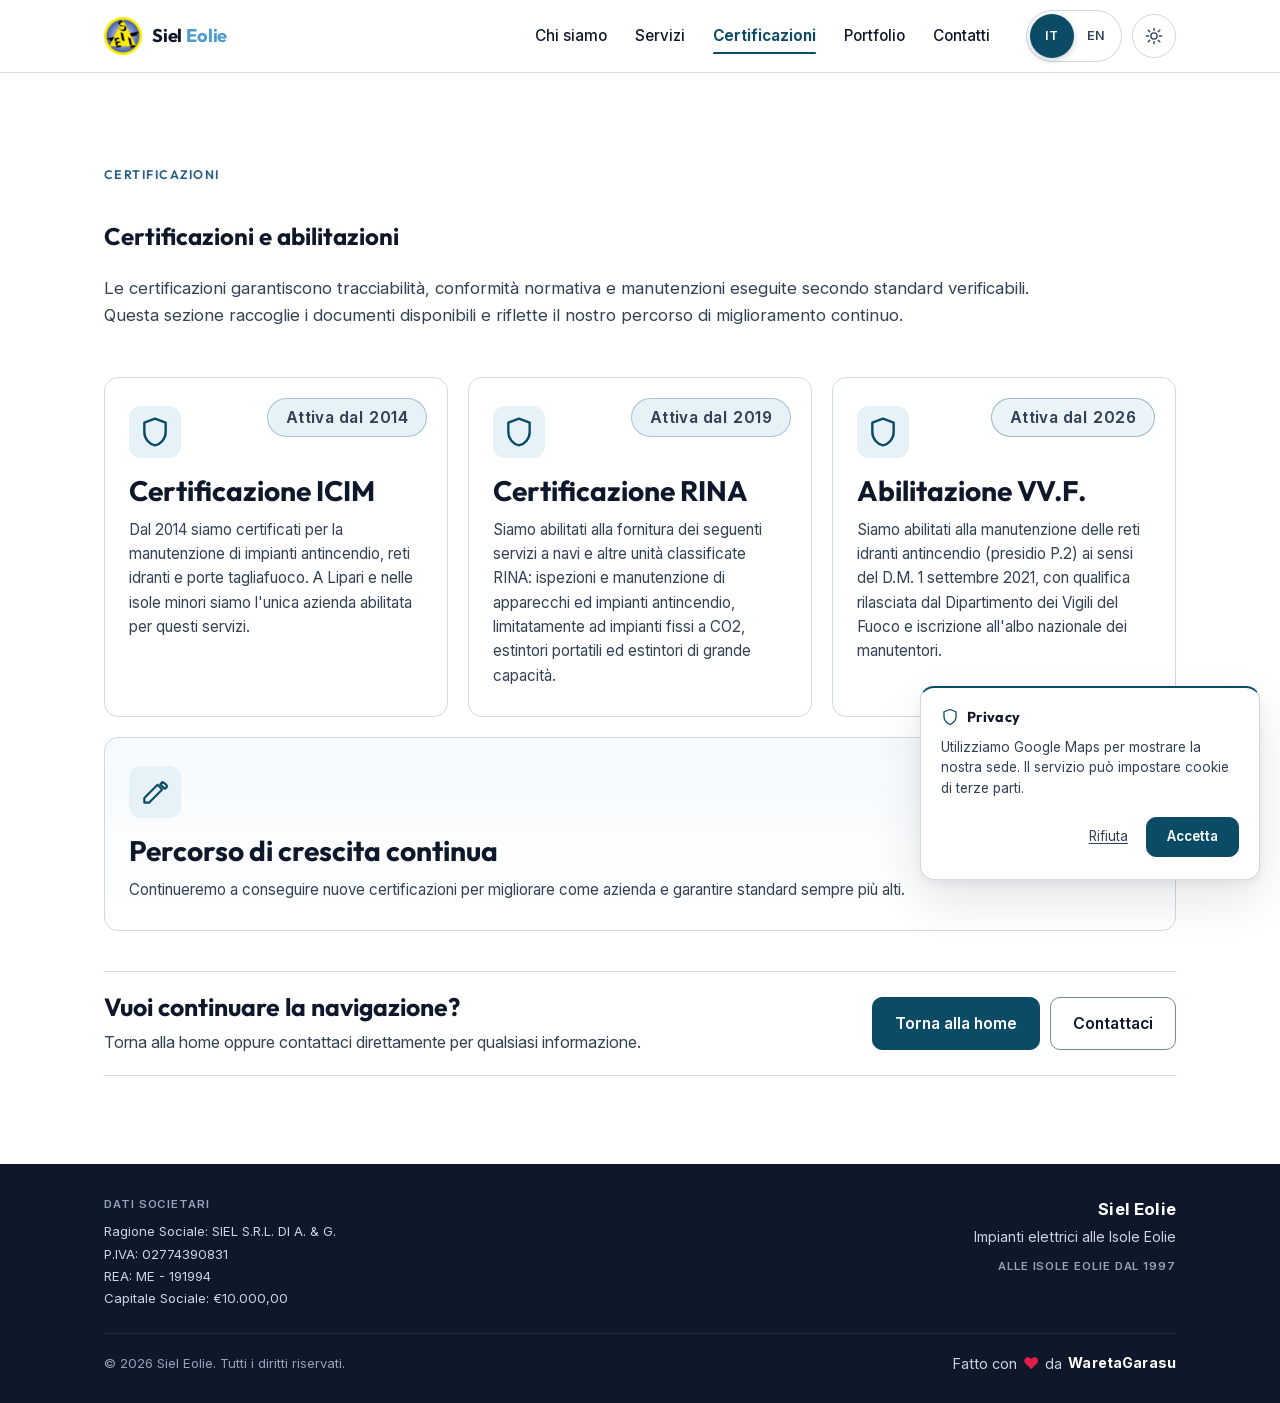
<file: certifications/index.html>
<!doctype html> <html lang="it"> <head> <meta charset="UTF-8"> <meta content="width=device-width,initial-scale=1" name="viewport"> <meta content="Certificazioni Siel Eolie: ICIM (antincendio, idranti, porte tagliafuoco dal 2014), RINA (navi) e abilitazione VV.F. per le reti idranti antincendio." name="description"> <meta content="#ffffff" name="theme-color"> <meta content="default" name="apple-mobile-web-app-status-bar-style"> <meta content="telephone=no" name="format-detection"> <meta content="Siel Eolie" name="apple-mobile-web-app-title"> <title data-i18n="cert.metaTitle">Certificazioni | Siel Eolie</title> <link href="https://sieleolie.com/certifications/" rel="canonical"> <meta content="website" property="og:type"> <meta content="https://sieleolie.com/certifications/" property="og:url"> <meta content="Certificazioni | Siel Eolie" property="og:title"> <meta content="Certificazioni Siel Eolie: ICIM (antincendio, idranti, porte tagliafuoco dal 2014), RINA (navi) e abilitazione VV.F. per le reti idranti antincendio." property="og:description"> <meta content="https://sieleolie.com/source/img/og-card.png" property="og:image"> <meta content="1200" property="og:image:width"> <meta content="630" property="og:image:height"> <meta content="summary_large_image" name="twitter:card"> <meta content="Certificazioni | Siel Eolie" name="twitter:title"> <meta content="Certificazioni Siel Eolie: ICIM (antincendio, idranti, porte tagliafuoco dal 2014), RINA (navi) e abilitazione VV.F. per le reti idranti antincendio." name="twitter:description"> <meta content="https://sieleolie.com/source/img/og-card.png" name="twitter:image"> <link href="/source/img/favicon.svg" rel="icon" type="image/svg+xml"> <link href="/source/img/favicon-32.png" rel="icon" type="image/png" sizes="32x32"> <link href="/source/img/favicon.ico" rel="icon"> <link href="/source/img/apple-touch-icon.png" rel="apple-touch-icon" sizes="180x180"> <link href="/source/site.webmanifest" rel="manifest"> <script>!function(){try{var t=localStorage.getItem("theme"),e=window.matchMedia&&window.matchMedia("(prefers-color-scheme: dark)").matches,a="light"===t||"dark"===t?t:e?"dark":"light";document.documentElement.setAttribute("data-theme",a)}catch(t){document.documentElement.setAttribute("data-theme","light")}}()</script> <link href="/source/fonts/inter-variable.woff2" rel="preload" type="font/woff2" as="font" crossorigin> <link href="/source/fonts/outfit-latin.woff2" rel="preload" type="font/woff2" as="font" crossorigin> <link href="/source/style.min.css" rel="stylesheet"> </head> <body> <a href="#mainContent" data-i18n="a11y.skipToMain" class="skip-link">Vai al contenuto principale</a> <header> <div class="container nav"> <a href="/" class="brand" aria-label="Siel Eolie, home"> <img alt="" aria-hidden="true" class="brand-mark" height="38" src="/source/img/favicon.svg" width="38"> <span class="brand-name">Siel <em>Eolie</em></span> </a> <button class="menu-toggle" aria-label="Apri menu" data-i18n-attr="aria-label:a11y.menuOpen" aria-controls="navLinks" aria-expanded="false"> <span class="menu-toggle-icon" aria-hidden="true"> <span></span> <span></span> <span></span> </span> </button> <nav aria-label="Navigazione principale" class="nav-links" id="navLinks"> <a href="/#chi-siamo" data-i18n="nav.about">Chi siamo</a> <a href="/#servizi" data-i18n="nav.services">Servizi</a> <a href="/certifications/" data-i18n="nav.certifications" aria-current="page">Certificazioni</a> <a href="/#portfolio" data-i18n="nav.portfolio">Portfolio</a> <a href="/#contatti" data-i18n="nav.contact">Contatti</a> <div class="nav-controls"> <div class="lang-toggle" role="group" aria-label="Lingua / Language"> <button class="active" type="button" aria-pressed="true" data-lang="it">IT</button> <button type="button" aria-pressed="false" data-lang="en">EN</button> </div> <button class="theme-toggle" type="button" id="themeToggle" aria-label="Cambia tema" data-i18n-attr="aria-label:a11y.themeToggle" aria-pressed="false"> <span class="theme-toggle-icon" aria-hidden="true"> <svg height="18" viewBox="0 0 24 24" width="18" focusable="false" class="icon-sun"> <circle cx="12" cy="12" fill="none" r="4.2" stroke="currentColor" stroke-width="1.8"/> <path d="M12 1.8v3M12 19.2v3M1.8 12h3M19.2 12h3M4.2 4.2l2.2 2.2M17.6 17.6l2.2 2.2M4.2 19.8l2.2-2.2M17.6 6.4l2.2-2.2" fill="none" stroke="currentColor" stroke-width="1.8" stroke-linecap="round"/> </svg> <svg height="18" viewBox="0 0 24 24" width="18" focusable="false" class="icon-moon"> <path d="M20.3 14.1A8.6 8.6 0 1 1 9.9 3.7a7 7 0 1 0 10.4 10.4z" fill="none" stroke="currentColor" stroke-width="1.8" stroke-linejoin="round"/> </svg> </span> <span data-i18n="theme.toggleLabel" class="sr-only">Cambia tema</span> </button> </div> </nav> </div> </header> <main id="mainContent"> <section class="section"> <div class="container"> <p class="eyebrow" data-i18n="cert.eyebrow">Certificazioni</p> <h1 data-i18n="cert.title">Certificazioni e abilitazioni</h1> <p class="cert-section-lead section-lead" data-i18n="cert.lead">Le certificazioni garantiscono tracciabilità, conformità normativa e manutenzioni eseguite secondo standard verificabili. Questa sezione raccoglie i documenti disponibili e riflette il nostro percorso di miglioramento continuo.</p> <div class="certifications-grid services-grid"> <article class="service-card cert-card"> <div class="service-icon" aria-hidden="true"> <svg height="32" viewBox="0 0 24 24" width="32" focusable="false" aria-hidden="true"><path d="M12 2 4 5v7c0 5 3.5 9 8 10 4.5-1 8-5 8-10V5l-8-3z" fill="none" stroke="currentColor" stroke-width="1.8" stroke-linejoin="round"/></svg> </div> <h2 data-i18n="cert.icim.title">Certificazione ICIM</h2> <p data-i18n="cert.icim.body">Dal 2014 siamo certificati per la manutenzione di impianti antincendio, reti idranti e porte tagliafuoco. A Lipari e nelle isole minori siamo l'unica azienda abilitata per questi servizi.</p> <p class="cert-active-badge"> <span data-i18n="cert.activeSince">Attiva dal</span> <time datetime="2014">2014</time> </p> </article> <article class="service-card cert-card"> <div class="service-icon" aria-hidden="true"> <svg height="32" viewBox="0 0 24 24" width="32" focusable="false" aria-hidden="true"><path d="M12 2 4 5v7c0 5 3.5 9 8 10 4.5-1 8-5 8-10V5l-8-3z" fill="none" stroke="currentColor" stroke-width="1.8" stroke-linejoin="round"/></svg> </div> <h2 data-i18n="cert.rina.title">Certificazione RINA</h2> <p data-i18n="cert.rina.body">Siamo abilitati alla fornitura dei seguenti servizi a navi e altre unità classificate RINA: ispezioni e manutenzione di apparecchi ed impianti antincendio, limitatamente ad impianti fissi a CO2, estintori portatili ed estintori di grande capacità.</p> <p class="cert-active-badge"> <span data-i18n="cert.activeSince">Attiva dal</span> <time datetime="2019">2019</time> </p> </article> <article class="service-card cert-card"> <div class="service-icon" aria-hidden="true"> <svg height="32" viewBox="0 0 24 24" width="32" focusable="false" aria-hidden="true"><path d="M12 2 4 5v7c0 5 3.5 9 8 10 4.5-1 8-5 8-10V5l-8-3z" fill="none" stroke="currentColor" stroke-width="1.8" stroke-linejoin="round"/></svg> </div> <h2 data-i18n="cert.vvf.title">Abilitazione VV.F.</h2> <p data-i18n="cert.vvf.body">Siamo abilitati alla manutenzione delle reti idranti antincendio (presidio P.2) ai sensi del D.M. 1 settembre 2021, con qualifica rilasciata dal Dipartimento dei Vigili del Fuoco e iscrizione all'albo nazionale dei manutentori.</p> <p class="cert-active-badge cert-active-badge-prominent"> <span data-i18n="cert.activeSince">Attiva dal</span> <time datetime="2026">2026</time> </p> </article> <article class="service-card cert-growth-card"> <div class="service-icon" aria-hidden="true"> <svg height="32" viewBox="0 0 24 24" width="32" focusable="false" aria-hidden="true"><path d="M4 16.5V20h3.5l9.9-9.9-3.5-3.5L4 16.5zm13.6-11.2a1 1 0 0 1 1.4 0l1.7 1.7a1 1 0 0 1 0 1.4l-1.2 1.2-3.5-3.5 1.6-1.6z" fill="none" stroke="currentColor" stroke-width="1.6" stroke-linejoin="round"/></svg> </div> <h2 data-i18n="cert.more.title">Percorso di crescita continua</h2> <p data-i18n="cert.more.body">Continueremo a conseguire nuove certificazioni per migliorare come azienda e garantire standard sempre più alti.</p> </article> </div> <div class="cert-page-actions" aria-labelledby="certActionsTitle"> <div class="cert-page-actions-text"> <h2 data-i18n="cert.quickActionsTitle" id="certActionsTitle">Vuoi continuare la navigazione?</h2> <p class="cert-page-actions-body" data-i18n="cert.quickActionsBody">Torna alla home oppure contattaci direttamente per qualsiasi informazione.</p> </div> <div class="cert-page-actions-buttons"> <a href="/" data-i18n="cert.ctaHome" class="btn btn-primary">Torna alla home</a> <a href="/#contatti" data-i18n="cert.ctaContact" class="btn btn-secondary">Contattaci</a> </div> </div> </div> </section> </main> <footer> <div class="container footer-content"> <div class="footer-top"> <div class="footer-legal"> <p class="footer-legal-title" data-i18n="footer.legalTitle">Dati societari</p> <p class="footer-legal-item" data-i18n="footer.legalCompany">Ragione Sociale: SIEL S.R.L. DI A. & G.</p> <p class="footer-legal-item" data-i18n="footer.legalVat">P.IVA: 02774390831</p> <p class="footer-legal-item" data-i18n="footer.legalRea">REA: ME - 191994</p> <p class="footer-legal-item" data-i18n="footer.legalCapital">Capitale Sociale: €10.000,00</p> </div> <div class="footer-brand"> <p class="footer-brand-name"><strong data-i18n="brand.name">Siel Eolie</strong></p> <p class="footer-brand-tagline" data-i18n="footer.tagline">Impianti elettrici alle Isole Eolie</p> <p class="footer-brand-since" data-i18n="footer.since">Alle Isole Eolie dal 1997</p> </div> </div> <div class="footer-bottom"> <div class="footer-copy"> © <span id="year"></span> <span data-i18n="brand.name">Siel Eolie</span>. <span data-i18n="footer.rights">Tutti i diritti riservati.</span> </div> <div class="footer-signature"> <span data-i18n="footer.built">Fatto con</span> <span class="heart" aria-hidden="true">❤️</span> <span data-i18n="footer.builtBy">da</span> <a href="https://waretagarasu.com" class="signature-link" aria-label="WaretaGarasu, portfolio" rel="noopener author" target="_blank"><strong class="signature">WaretaGarasu</strong></a> </div> </div> </div> </footer> <button class="to-top" type="button" id="toTop" aria-label="Torna su" data-i18n-attr="aria-label:a11y.toTop" hidden> <svg height="20" viewBox="0 0 24 24" width="20" focusable="false" aria-hidden="true"> <path d="M12 5l-7 7h4v7h6v-7h4z" fill="currentColor"/> </svg> </button> <div class="cookie-banner" aria-labelledby="cookieBannerTitle" hidden id="cookieBanner" role="region"> <div class="cookie-header"> <svg height="18" viewBox="0 0 24 24" width="18" aria-hidden="true" class="cookie-icon" fill="none" stroke="currentColor" stroke-linecap="round" stroke-linejoin="round" stroke-width="1.75"><path d="M12 22s8-4 8-10V5l-8-3-8 3v7c0 6 8 10 8 10z"/></svg> <span data-i18n="cookie.title" class="cookie-title" id="cookieBannerTitle">Privacy</span> </div> <p class="cookie-text" data-i18n="cookie.text">Utilizziamo Google Maps per mostrare la nostra sede. Il servizio può impostare cookie di terze parti.</p> <div class="cookie-actions"> <button class="cookie-decline" type="button" id="cookieDecline" data-i18n="cookie.decline">Rifiuta</button> <button class="btn btn-primary" type="button" id="cookieAccept" data-i18n="cookie.accept">Accetta</button> </div> </div> <script src="/source/script.min.js"></script> </body> </html>
</file>
<file: source/style.min.css>
@font-face{font-family:"Inter";font-style:normal;font-weight:100 900;font-display:swap;src:url("fonts/inter-variable.woff2") format("woff2")}@font-face{font-family:"Inter";font-style:italic;font-weight:100 900;font-display:swap;src:url("fonts/inter-variable-italic.woff2") format("woff2")}@font-face{font-family:"Outfit";font-style:normal;font-weight:100 900;font-display:swap;src:url("fonts/outfit-latin-ext.woff2") format("woff2");unicode-range:U+0100-02BA,U+02BD-02C5,U+02C7-02CC,U+02CE-02D7,U+02DD-02FF,U+0304,U+0308,U+0329,U+1D00-1DBF,U+1E00-1E9F,U+1EF2-1EFF,U+2020,U+20A0-20AB,U+20AD-20C0,U+2113,U+2C60-2C7F,U+A720-A7FF}@font-face{font-family:"Outfit";font-style:normal;font-weight:100 900;font-display:swap;src:url("fonts/outfit-latin.woff2") format("woff2");unicode-range:U+0000-00FF,U+0131,U+0152-0153,U+02BB-02BC,U+02C6,U+02DA,U+02DC,U+0304,U+0308,U+0329,U+2000-206F,U+20AC,U+2122,U+2191,U+2193,U+2212,U+2215,U+FEFF,U+FFFD}:root{--primary:#0b4b66;--primary-hover:#083a52;--primary-soft:#e6f2f7;--accent:#4f9dcf;--accent-hover:#3a82b4;--accent-soft:#e6f1f9;--bg:#fff;--bg-soft:#f4f8fb;--text:#0f172a;--text-muted:#334155;--border:#cfd8e3;--border-interactive:#75899a;--success:#16a34a;--shadow:0 1px 2px rgba(15,23,42,0.04),0 8px 24px rgba(15,23,42,0.06);--shadow-lg:0 4px 12px rgba(15,23,42,0.06),0 20px 48px rgba(15,23,42,0.10);--radius:14px;--radius-sm:8px;--max-width:1120px;--header-h:72px;--header-bg:#fff;--on-primary:#fff;--on-accent:#fff;--on-dark-subtle:rgba(255,255,255,0.86);--eyebrow-color:#255f86;--footer-bg:var(--text);--footer-text:#cbd5e1;--footer-text-muted:#94a3b8;--footer-text-bright:#fff;--footer-border:rgba(255,255,255,0.08);--font-sans:"Inter",-apple-system,BlinkMacSystemFont,"Segoe UI",Roboto,"Helvetica Neue",Arial,sans-serif;--font-display:"Outfit","Inter",-apple-system,BlinkMacSystemFont,"Segoe UI",sans-serif}[data-theme="dark"]{--primary:#69b3df;--primary-hover:#85c2e7;--primary-soft:#122938;--accent:#8dc8ed;--accent-hover:#a0d4f1;--accent-soft:#163347;--bg:#0f172a;--bg-soft:#111c31;--text:#e2e8f0;--text-muted:#b7c3d6;--border:#2a3950;--border-interactive:#5a7285;--shadow:0 1px 2px rgba(0,0,0,0.25),0 8px 24px rgba(0,0,0,0.32);--shadow-lg:0 4px 12px rgba(0,0,0,0.35),0 20px 48px rgba(0,0,0,0.42);--header-bg:#0f172a;--on-primary:#0b1a2b;--on-accent:#0b1a2b;--on-dark-subtle:rgba(230,242,251,0.9);--eyebrow-color:#95d1f0;--footer-bg:#020617;--footer-text:#94a3b8;--footer-text-muted:#7a89a0;--footer-text-bright:#e2e8f0;--footer-border:rgba(255,255,255,0.06)}*,*::before,*::after{box-sizing:border-box}html{scroll-behavior:smooth;scroll-padding-top:var(--header-h);-webkit-text-size-adjust:100%}body{margin:0;min-height:100vh;display:flex;flex-direction:column;font-family:var(--font-sans);font-size:16px;line-height:1.6;color:var(--text);background:var(--bg)}.skip-link{position:absolute;left:12px;top:0;transform:translateY(-140%);z-index:120;padding:10px 14px;border-radius:8px;background:var(--primary);color:var(--on-primary);font-weight:600;text-decoration:none}.skip-link:focus-visible{top:12px;transform:none;outline:0;box-shadow:0 0 0 3px color-mix(in srgb,var(--accent) 35%,transparent)}main{flex:1}h1,h2,h3,h4,h5,h6,.brand,.eyebrow,.not-found .code{font-family:var(--font-display)}img{max-width:100%;height:auto;display:block}a{color:var(--primary);text-decoration:none}a:hover,a:focus-visible{color:var(--primary-hover);text-decoration:underline}button{font:inherit;cursor:pointer}a,button,.btn,input,select,textarea{-webkit-tap-highlight-color:transparent}:focus-visible{outline:2px solid var(--primary);outline-offset:2px;border-radius:4px}.container{width:100%;max-width:var(--max-width);margin:0 auto;padding:0 24px}.section{padding:88px 0}.section-soft{background:var(--bg-soft)}.section h2{font-size:clamp(1.7rem,3vw,2.3rem);line-height:1.2;margin:0 0 16px;color:var(--text)}.section-lead{max-width:720px;font-size:1.05rem;color:var(--text-muted);margin:0 0 48px}.eyebrow{display:inline-block;text-transform:uppercase;letter-spacing:.12em;font-size:.78rem;font-weight:600;color:var(--eyebrow-color);margin:0 0 12px}.noscript-banner{background:#fef3c7;color:#78350f;border-bottom:1px solid #fde68a;padding:12px 24px;font-size:.9rem;text-align:center;line-height:1.5}.noscript-banner a{color:#78350f;font-weight:600;text-decoration:underline}[data-theme="dark"] .noscript-banner{background:#292524;color:#fde68a;border-bottom-color:#44403c}[data-theme="dark"] .noscript-banner a{color:#fde68a}header{position:sticky;top:0;z-index:50;border-bottom:1px solid var(--border);background:var(--header-bg);overflow:hidden}header::before{content:none}.nav{display:flex;align-items:center;justify-content:space-between;height:var(--header-h);gap:16px}.brand{display:inline-flex;align-items:center;gap:10px;font-weight:700;font-size:1.15rem;color:var(--text);text-decoration:none;letter-spacing:-.01em}.brand:hover{text-decoration:none;color:var(--text)}.brand-mark{display:inline-block;width:38px;height:38px;object-fit:contain;flex-shrink:0}.brand-name em{font-style:normal;color:var(--accent);font-weight:700}.nav-links{display:flex;align-items:center;gap:28px}.nav-links a{color:var(--text);font-weight:500;font-size:.95rem;padding:6px 0;position:relative}.nav-links a:hover,.nav-links a:focus-visible{color:var(--primary);text-decoration:none}.nav-links a[aria-current]{color:var(--primary);font-weight:650}.nav-links a[aria-current]::after{content:"";position:absolute;left:0;right:0;bottom:0;height:2px;border-radius:2px;background:var(--primary)}.nav-controls{display:inline-flex;align-items:center;gap:10px;margin-left:8px}.lang-toggle{position:relative;display:inline-flex;border:1px solid var(--border);border-radius:999px;padding:3px;background:var(--bg);transition:border-color 220ms ease,box-shadow 260ms ease,background-color 220ms ease}.lang-toggle::before{content:"";position:absolute;top:3px;left:3px;width:calc(50% - 3px);height:calc(100% - 6px);border-radius:999px;background:var(--primary);box-shadow:0 2px 6px rgba(15,23,42,0.22);transform:translateX(0);transition:transform 420ms cubic-bezier(0.16,1,0.3,1),background-color 260ms ease}.lang-toggle[data-active-lang="en"]::before{transform:translateX(100%)}.lang-toggle button{position:relative;z-index:1;border:0;background:transparent;color:var(--text-muted);font-weight:600;font-size:.78rem;padding:5px 12px;min-height:44px;min-width:44px;border-radius:999px;letter-spacing:.04em;transition:color 320ms ease,transform 240ms cubic-bezier(0.2,0.9,0.3,1)}.lang-toggle button.active{color:var(--on-primary);animation:langTogglePop 420ms cubic-bezier(0.16,1,0.3,1)}.lang-toggle button:not(.active):hover,.lang-toggle button:not(.active):focus-visible{color:var(--primary);transform:translateY(-1px) scale(1.03)}.lang-toggle button:active{transform:translateY(0)}.lang-toggle:focus-within{border-color:var(--primary);box-shadow:0 0 0 3px color-mix(in srgb,var(--accent) 24%,transparent)}@keyframes langTogglePop{0%{transform:scale(0.93)}60%{transform:scale(1.06)}100%{transform:scale(1)}}.theme-toggle{position:relative;display:inline-flex;align-items:center;justify-content:center;border:1px solid var(--border);background:var(--bg);color:var(--text-muted);border-radius:999px;width:44px;height:44px;min-height:44px;padding:0;box-shadow:inset 0 0 0 1px rgba(255,255,255,0.04);transition:border-color 180ms ease,color 180ms ease,background-color 180ms ease,box-shadow 220ms ease}.theme-toggle-icon{position:relative;display:grid;place-items:center;width:18px;height:18px}.theme-toggle-icon svg{position:absolute;top:50%;left:50%;transform-origin:50% 50%;transition:opacity 420ms ease,transform 560ms cubic-bezier(0.16,1,0.3,1)}.theme-toggle .icon-sun{opacity:1;transform:translate(-50%,-50%) rotate(0) scale(1)}.theme-toggle .icon-moon{opacity:0;transform:translate(-50%,-50%) rotate(-56deg) scale(0.62)}[data-theme="dark"] .theme-toggle .icon-sun{opacity:0;transform:translate(-50%,-50%) rotate(56deg) scale(0.62)}[data-theme="dark"] .theme-toggle .icon-moon{opacity:1;transform:translate(-50%,-50%) rotate(0) scale(1)}.theme-toggle:hover,.theme-toggle:focus-visible{background:var(--primary-soft);color:var(--primary);border-color:var(--primary);box-shadow:0 0 0 3px color-mix(in srgb,var(--accent) 24%,transparent)}.theme-toggle:focus-visible{outline:0}.sr-only{position:absolute;width:1px;height:1px;padding:0;margin:-1px;overflow:hidden;clip:rect(0,0,0,0);white-space:nowrap;border:0}.menu-toggle{display:none;align-items:center;justify-content:center;width:44px;height:44px;border:1px solid var(--border);background:var(--bg);border-radius:10px;padding:0;color:var(--text);cursor:pointer;transition:background-color 140ms ease,border-color 140ms ease}.menu-toggle:hover,.menu-toggle:focus-visible{background:var(--primary-soft);border-color:var(--primary);color:var(--primary)}.menu-toggle-icon{position:relative;display:block;width:22px;height:16px}.menu-toggle-icon span{position:absolute;left:0;right:0;height:2px;background:currentColor;border-radius:2px;transform-origin:50% 50%;transition:top 200ms cubic-bezier(0.2,0.9,0.3,1) 140ms,transform 200ms cubic-bezier(0.2,0.9,0.3,1),opacity 140ms ease}.menu-toggle-icon span:nth-child(1){top:0}.menu-toggle-icon span:nth-child(2){top:7px}.menu-toggle-icon span:nth-child(3){top:14px}.menu-toggle[aria-expanded="true"] .menu-toggle-icon span{transition:top 200ms cubic-bezier(0.2,0.9,0.3,1),transform 200ms cubic-bezier(0.2,0.9,0.3,1) 140ms,opacity 140ms ease}.menu-toggle[aria-expanded="true"] .menu-toggle-icon span:nth-child(1){top:7px;transform:rotate(45deg)}.menu-toggle[aria-expanded="true"] .menu-toggle-icon span:nth-child(2){opacity:0}.menu-toggle[aria-expanded="true"] .menu-toggle-icon span:nth-child(3){top:7px;transform:rotate(-45deg)}.hero{position:relative;padding:96px 0 72px;background:radial-gradient(1200px 500px at 80% -10%,rgba(212,120,63,0.10),transparent 60%),radial-gradient(800px 400px at 0 10%,rgba(11,75,102,0.10),transparent 60%),linear-gradient(180deg,var(--bg) 0,var(--bg-soft) 100%);border-bottom:1px solid var(--border)}.hero-inner{max-width:820px}.hero h1{font-size:clamp(2.1rem,4.5vw,3.2rem);line-height:1.1;margin:0 0 20px;letter-spacing:-.01em;color:var(--text)}.hero-lead{font-size:1.12rem;color:var(--text-muted);margin:0 0 32px;max-width:640px}.hero-badge{display:inline-flex;align-items:center;gap:8px;margin:0 0 20px;padding:8px 14px;background:var(--accent-soft);color:var(--primary);border:1px solid rgba(79,157,207,0.25);border-radius:999px;font-size:.82rem;font-weight:600;letter-spacing:.01em;line-height:1.3;max-width:fit-content}.hero-badge svg{flex-shrink:0;color:var(--accent)}.hero-ctas{display:flex;gap:12px;flex-wrap:wrap}.btn{display:inline-flex;align-items:center;justify-content:center;gap:8px;padding:13px 22px;border-radius:10px;font-weight:600;font-size:.98rem;text-decoration:none;border:1px solid transparent;transition:background-color 120ms ease,border-color 120ms ease,color 120ms ease,transform 120ms ease;white-space:nowrap}.btn:hover{text-decoration:none;transform:translateY(-1px)}.btn:active{transform:translateY(0)}.btn-primary{background:var(--primary);color:var(--on-primary);border-color:var(--primary)}.btn-primary:hover,.btn-primary:focus-visible{background:var(--primary-hover);border-color:var(--primary-hover);color:var(--on-primary)}.btn-secondary{background:var(--bg);color:var(--text);border-color:var(--border-interactive)}.btn-secondary:hover,.btn-secondary:focus-visible{background:var(--primary-soft);border-color:var(--primary);color:var(--primary)}.btn-whatsapp{background:#25d366;color:#052e16;border-color:#25d366}.btn-whatsapp:hover,.btn-whatsapp:focus-visible{background:#1fb757;border-color:#1fb757;color:#052e16}.about-grid{display:grid;grid-template-columns:repeat(3,1fr);gap:28px;margin-top:40px}.about-block h3{font-size:1.1rem;margin:0 0 10px;color:var(--primary)}.about-block p{margin:0;color:var(--text-muted);font-size:.98rem}.cookie-reset{background:0;border:0;padding:0;margin-left:10px;font:inherit;font-size:.85em;color:var(--footer-text-muted);text-decoration:underline;text-underline-offset:2px;cursor:pointer}.cookie-reset:hover,.cookie-reset:focus-visible{color:var(--footer-text-bright)}.story{padding:20px 0 88px}.story-inner{display:grid;grid-template-columns:minmax(0,0.85fr) minmax(0,1fr);gap:clamp(28px,4vw,56px);align-items:center}.story-marker{display:inline-flex;align-items:center;gap:10px;font-family:inherit;font-size:.82rem;font-weight:650;letter-spacing:.02em;color:var(--primary);margin:0 0 14px}.story-marker time{font-variant-numeric:tabular-nums}.story-marker::before{content:"";width:26px;height:2px;background:var(--primary);flex-shrink:0}.story-title{font-size:clamp(1.6rem,3vw,2.25rem);line-height:1.15;letter-spacing:-.015em;margin:0 0 16px}.story-body{color:var(--text-muted);font-size:1.03rem;margin:0;max-width:60ch}.story-figures{display:grid;grid-template-columns:1.15fr 1fr;grid-template-rows:repeat(2,1fr);gap:12px;min-width:0}.story-figures figure{margin:0;border-radius:var(--radius-sm);overflow:hidden;border:1px solid var(--border);background:var(--bg-soft);cursor:pointer;transition:transform 200ms ease,box-shadow 200ms ease}.story-figures figure:hover{transform:translateY(-2px);box-shadow:var(--shadow)}.story-figures figure:focus-visible{outline:2px solid var(--accent);outline-offset:3px}.story-figures figure:first-child{grid-row:span 2}.story-figures img{width:100%;height:100%;object-fit:cover;display:block}@media(max-width:900px){.story-inner{grid-template-columns:1fr}.story-figures{grid-template-rows:180px 180px}}@media(max-width:560px){.story{padding-bottom:64px}.story-figures{grid-template-columns:1fr;grid-template-rows:none}.story-figures figure:first-child{grid-row:auto}.story-figures img{aspect-ratio:4 / 3}}.services-grid{display:grid;grid-template-columns:repeat(3,1fr);gap:20px}.service-card{background:var(--bg);border:1px solid var(--border);border-radius:var(--radius);padding:28px 24px;transition:box-shadow 160ms ease,transform 160ms ease,border-color 160ms ease}.service-card:hover,.service-card:focus-within{box-shadow:var(--shadow);border-color:var(--accent);outline:2px solid var(--accent-soft);outline-offset:2px;transform:translateY(-2px)}.service-icon{width:52px;height:52px;border-radius:12px;background:var(--primary-soft);color:var(--primary);display:inline-flex;align-items:center;justify-content:center;margin-bottom:16px}.service-card h3{font-size:1.1rem;margin:0 0 8px;color:var(--text)}.service-card p{margin:0;color:var(--text-muted);font-size:.95rem}.cert-promo-strip{padding:48px 0;background:linear-gradient(135deg,rgba(11,75,102,0.9),rgba(8,58,82,0.9)),radial-gradient(540px 260px at 88% 34%,rgba(79,157,207,0.3),transparent 65%);border-top:1px solid color-mix(in srgb,var(--border) 70%,#fff 30%);border-bottom:1px solid color-mix(in srgb,var(--border) 78%,#fff 22%);box-shadow:inset 0 1px 0 rgba(255,255,255,0.08),inset 0 -1px 0 rgba(0,0,0,0.14)}[data-theme="dark"] .cert-promo-strip{background:linear-gradient(135deg,rgba(15,23,42,0.94),rgba(8,47,73,0.94)),radial-gradient(560px 280px at 88% 34%,rgba(120,189,233,0.24),transparent 65%);border-top:1px solid rgba(120,189,233,0.24);border-bottom:1px solid rgba(120,189,233,0.18);box-shadow:inset 0 1px 0 rgba(148,203,238,0.1),inset 0 -1px 0 rgba(3,8,20,0.5)}.cert-promo-inner{display:grid;grid-template-columns:1fr auto;align-items:center;gap:18px;max-width:1060px}.cert-promo-eyebrow{color:var(--on-dark-subtle)}.cert-promo-text h2{margin:0 0 8px;color:#fff;font-size:clamp(1.35rem,2.4vw,1.8rem)}.cert-promo-body{margin:0;color:rgba(255,255,255,0.88);max-width:72ch;line-height:1.55}.cert-promo-actions{display:flex;align-items:center}.cert-card{position:relative;padding-top:28px;display:flex;flex-direction:column}.cert-card h2,.cert-growth-card h2{margin-top:0;margin-bottom:10px;font-size:clamp(1.45rem,2.2vw,1.95rem);line-height:1.2;color:var(--text)}.cert-section-lead{max-width:980px}.cert-active-badge{margin:12px 0 0;display:inline-flex;align-items:center;gap:6px;padding:11px 18px;border-radius:999px;background:var(--primary-soft);border:1px solid color-mix(in srgb,var(--primary) 28%,transparent);color:var(--primary);font-weight:650;font-size:.86rem;letter-spacing:.03em;line-height:1;width:fit-content;max-width:max-content}[data-theme="dark"] .cert-active-badge{color:var(--on-dark-subtle);border-color:rgba(120,189,233,0.38)}.cert-card .cert-active-badge{position:absolute;top:20px;right:20px;margin:0;z-index:1}.cert-active-badge-prominent{background:color-mix(in srgb,var(--primary-soft) 82%,var(--bg) 18%);border-color:color-mix(in srgb,var(--primary) 35%,transparent);box-shadow:0 1px 0 rgba(255,255,255,0.1) inset}.cert-growth-card{background:linear-gradient(180deg,color-mix(in srgb,var(--primary-soft) 40%,var(--bg) 60%),var(--bg));grid-column:1 / -1}.certifications-grid{grid-template-columns:repeat(auto-fit,minmax(min(320px,100%),1fr))}.cert-page-actions{margin-top:40px;padding:20px 0;border-top:1px solid var(--border);border-bottom:1px solid var(--border)}.cert-page-actions{display:grid;grid-template-columns:1fr auto;gap:20px;align-items:center}.cert-page-actions-text{max-width:66ch}.cert-page-actions-eyebrow{margin-bottom:6px}.cert-page-actions-text h2{margin:0 0 8px;font-size:clamp(1.2rem,2.2vw,1.55rem);color:var(--text)}.cert-page-actions-body{margin:0;color:var(--text-muted);line-height:1.55}.cert-page-actions-buttons{display:flex;gap:10px;flex-wrap:wrap;justify-content:flex-end}.cert-promo-strip .btn-primary{background:#d8ecfb;color:#0b3552;border-color:#d8ecfb}.cert-promo-strip .btn-primary:hover,.cert-promo-strip .btn-primary:focus-visible{background:#c2e3f9;color:#082a43;border-color:#c2e3f9}[data-theme="dark"] .cert-promo-strip .btn-primary{background:linear-gradient(180deg,#9fd6f3 0,#82c6eb 100%);color:#0b1a2b;border-color:rgba(196,229,248,0.78);box-shadow:0 6px 16px rgba(12,34,52,0.35)}[data-theme="dark"] .cert-promo-strip .btn-primary:hover,[data-theme="dark"] .cert-promo-strip .btn-primary:focus-visible{background:linear-gradient(180deg,#b3e0f7 0,#95d1f0 100%);color:#081525;border-color:rgba(214,238,251,0.9);box-shadow:0 8px 20px rgba(10,30,46,0.45);transform:translateY(-1px)}.portfolio-filters{display:flex;flex-wrap:wrap;gap:8px;margin-bottom:28px}.portfolio-filters .filter{background:var(--bg);color:var(--text-muted);border:1px solid var(--border-interactive);border-radius:999px;padding:8px 16px;font-size:.88rem;font-weight:500;transition:background-color 120ms ease,color 120ms ease,border-color 120ms ease}.portfolio-filters .filter:hover{border-color:var(--primary);color:var(--primary)}.portfolio-filters .filter:focus-visible{outline:2px solid var(--accent);outline-offset:2px;border-color:var(--primary);color:var(--primary)}.portfolio-filters .filter.active{background:var(--primary);color:var(--on-primary);border-color:var(--primary)}.portfolio-grid{display:grid;grid-template-columns:repeat(3,1fr);gap:14px}.portfolio-item{margin:0;border-radius:var(--radius-sm);overflow:hidden;background:var(--bg-soft);aspect-ratio:4 / 3;border:1px solid var(--border);transition:transform 200ms ease,box-shadow 200ms ease}.portfolio-item:hover{transform:translateY(-2px);box-shadow:var(--shadow)}.portfolio-item img{width:100%;height:100%;object-fit:cover;display:block;transition:transform 400ms ease}.portfolio-item:hover img{transform:scale(1.03)}.portfolio-item[hidden]{display:none !important}.contact-grid{display:grid;grid-template-columns:1fr 1.2fr;gap:32px;align-items:start}.contact-info{list-style:none;margin:0;padding:0;display:flex;flex-direction:column;gap:18px}.contact-admin{margin:22px 0 0;padding:16px 0 0;border-top:1px solid var(--border)}.contact-admin-title{font-size:.78rem;text-transform:uppercase;letter-spacing:.08em;font-weight:600;color:var(--text-muted);margin:0 0 10px}.contact-admin dl{margin:0;display:grid;grid-template-columns:auto 1fr;gap:4px 14px;font-size:.9rem}.contact-admin dt{color:var(--text-muted);font-weight:600}.contact-admin dd{margin:0;color:var(--text-muted)}.contact-info li{display:flex;gap:14px;align-items:flex-start}.ci-icon{flex-shrink:0;width:40px;height:40px;border-radius:10px;background:var(--primary-soft);color:var(--primary);display:inline-flex;align-items:center;justify-content:center}.ci-label{font-size:.78rem;text-transform:uppercase;letter-spacing:.08em;font-weight:600;color:var(--text-muted);margin-bottom:2px}.ci-value{color:var(--text);font-weight:500}.ci-value a{color:var(--primary)}.map-wrapper{border-radius:var(--radius);overflow:hidden;border:1px solid var(--border);box-shadow:var(--shadow);aspect-ratio:4 / 3;background:var(--bg-soft)}.map-wrapper iframe{width:100%;height:100%;border:0;display:block}footer{margin-top:auto;background:var(--footer-bg);color:var(--footer-text);padding:32px 0 28px;font-size:.9rem}.footer-content{display:flex;flex-direction:column;gap:24px}.footer-top{display:flex;justify-content:space-between;align-items:flex-start;flex-wrap:wrap;gap:24px 48px}.footer-legal{display:flex;flex-direction:column;gap:2px;line-height:1.55}.footer-legal-title{margin:0 0 6px;color:var(--footer-text-muted);font-size:.72rem;text-transform:uppercase;letter-spacing:.08em;font-weight:600}.footer-legal-item{margin:0;color:var(--footer-text);font-size:.82rem}.footer-brand{display:flex;flex-direction:column;gap:4px;text-align:right}.footer-brand-name{margin:0;color:var(--footer-text-bright);font-size:1.05rem;letter-spacing:.01em}.footer-brand-tagline{margin:0;color:var(--footer-text);font-size:.88rem}.footer-brand-since{margin:4px 0 0;color:var(--footer-text-muted);font-size:.72rem;text-transform:uppercase;letter-spacing:.08em;font-weight:600}.footer-bottom{display:flex;justify-content:space-between;align-items:center;flex-wrap:wrap;gap:10px 24px;padding-top:18px;border-top:1px solid var(--footer-border)}.footer-copy{color:var(--footer-text-muted);font-size:.82rem}.footer-signature{display:inline-flex;align-items:center;gap:6px;color:var(--footer-text)}.footer-signature .heart{color:#e11d48;font-size:1rem;line-height:1}.footer-signature .signature-link{text-decoration:none;border-bottom:1px solid transparent;transition:border-color 140ms ease,color 140ms ease;line-height:1.2}.footer-signature .signature-link:hover .signature,.footer-signature .signature-link:focus-visible .signature{color:var(--accent)}.footer-signature .signature-link:focus-visible{outline:0;border-bottom-color:var(--accent)}.footer-signature .signature{color:var(--footer-text-bright);font-weight:700;letter-spacing:.01em;transition:color 140ms ease}.not-found{flex:1;display:flex;align-items:center;justify-content:center;padding:80px 24px;text-align:center}.not-found-inner{max-width:560px}.not-found .code{font-size:clamp(5rem,14vw,9rem);line-height:1;font-weight:800;color:var(--primary);letter-spacing:-.05em;margin:0}.not-found h1{font-size:1.7rem;margin:8px 0 12px}.not-found p{color:var(--text-muted);margin:0 0 28px}.not-found .hero-ctas{justify-content:center}.cta-strip{padding:64px 0;background:linear-gradient(135deg,rgba(11,75,102,0.96),rgba(8,58,82,0.96)),radial-gradient(600px 300px at 85% 30%,rgba(79,157,207,0.35),transparent 65%);color:#fff;border-top:1px solid var(--border)}[data-theme="dark"] .cta-strip{background:linear-gradient(135deg,rgba(15,23,42,0.96),rgba(8,47,73,0.96)),radial-gradient(600px 300px at 85% 30%,rgba(120,189,233,0.25),transparent 65%)}.cta-inner{display:grid;grid-template-columns:1fr auto;align-items:center;gap:32px}.cta-strip .cta-eyebrow{color:var(--on-dark-subtle);margin-bottom:8px}.cta-strip h2{color:#fff;margin:0 0 8px;font-size:clamp(1.4rem,2.6vw,1.9rem)}.cta-body{color:rgba(255,255,255,0.88);max-width:56ch;margin:0;line-height:1.55}.cta-actions{display:flex;gap:12px;flex-wrap:wrap}.cta-actions .btn{display:inline-flex;align-items:center;gap:8px}.cta-strip .btn-primary{background:var(--accent);color:var(--on-accent);border:1px solid var(--accent)}.cta-strip .btn-primary:hover,.cta-strip .btn-primary:focus-visible{background:var(--accent-hover);border-color:var(--accent-hover);color:var(--on-accent)}.cta-strip .btn-secondary{background:transparent;color:#fff;border:1px solid rgba(255,255,255,0.5)}.cta-strip .btn-secondary:hover,.cta-strip .btn-secondary:focus-visible{background:rgba(255,255,255,0.08);border-color:#fff}@media(max-width:960px){.cert-promo-inner{grid-template-columns:1fr;gap:16px}.cert-promo-actions .btn{width:100%;justify-content:center}}@media(max-width:820px){.cta-strip{padding:48px 0}.cta-inner{grid-template-columns:1fr;gap:20px}.cta-actions{width:100%}.cta-actions .btn{flex:1;justify-content:center}}.to-top{position:fixed;right:20px;bottom:20px;z-index:40;width:44px;height:44px;border:0;border-radius:999px;background:var(--primary);color:#fff;box-shadow:var(--shadow-lg);display:inline-flex;align-items:center;justify-content:center;cursor:pointer;opacity:0;transform:translateY(8px);transition:opacity 180ms ease,transform 180ms ease,background-color 160ms ease}.to-top.is-visible{opacity:1;transform:translateY(0)}.to-top:hover,.to-top:focus-visible{background:var(--primary-hover);outline:0}.to-top:focus-visible{box-shadow:0 0 0 3px var(--accent-soft),var(--shadow-lg)}.to-top[hidden]{display:none}@media(max-width:560px){.to-top{right:14px;bottom:14px;width:42px;height:42px}}@media(max-width:960px){.about-grid{grid-template-columns:1fr;gap:24px}.services-grid{grid-template-columns:repeat(2,1fr)}.portfolio-grid{grid-template-columns:repeat(2,1fr)}.contact-grid{grid-template-columns:1fr}}@media(max-width:820px){header::before{backdrop-filter:saturate(140%) blur(6px);-webkit-backdrop-filter:saturate(140%) blur(6px)}.menu-toggle{display:inline-flex}.nav-links{position:fixed;top:var(--header-h);left:0;right:0;bottom:0;z-index:49;background:color-mix(in srgb,var(--bg) 82%,transparent);backdrop-filter:saturate(160%) blur(12px);-webkit-backdrop-filter:saturate(160%) blur(12px);flex-direction:column;align-items:stretch;gap:0;padding:16px max(24px,env(safe-area-inset-right)) max(28px,env(safe-area-inset-bottom)) max(24px,env(safe-area-inset-left));border-top:1px solid rgba(0,0,0,0.06);transform:translateY(-8px);opacity:0;visibility:hidden;overflow-y:auto;-webkit-overflow-scrolling:touch;transition:opacity 180ms ease,transform 180ms ease,visibility 0s linear 180ms}@supports not((backdrop-filter:blur(1px)) or(-webkit-backdrop-filter:blur(1px))){.nav-links{background:var(--bg)}}.nav-links.open{opacity:1;transform:translateY(0);visibility:visible;transition:opacity 180ms ease,transform 180ms ease,visibility 0s linear 0s}.nav-links a{display:flex;align-items:center;min-height:48px;padding:14px 4px;border-bottom:1px solid rgba(0,0,0,0.06);font-size:1.05rem}.nav-links a:last-of-type{border-bottom:0}.nav-links .nav-controls{display:flex;width:100%;margin:auto 0 0;gap:10px;align-items:center}.nav-links .lang-toggle{display:flex;flex:1;margin:0;padding:4px;background:var(--bg);border:1px solid var(--border);border-radius:999px}.nav-links .lang-toggle button{flex:1;padding:12px 16px;font-size:.9rem;min-height:44px}.nav-links .lang-toggle::before{top:4px;left:4px;width:calc(50% - 4px);height:calc(100% - 8px)}.nav-links .theme-toggle{flex:0 0 44px;width:44px;height:44px;min-height:44px}html.menu-open,body.menu-open{overflow:hidden;overscroll-behavior:contain}body.menu-open header{position:fixed;top:0;left:0;right:0}.section{padding:64px 0}.hero{padding:64px 0 56px}.cert-promo-strip{padding:38px 0}.cert-card{padding:28px 20px 20px;row-gap:12px}.cert-card .cert-active-badge{position:static;align-self:center;margin:auto auto 4px;padding:12px 20px;font-size:.9rem}.cert-page-actions .btn{width:100%;justify-content:center;min-height:48px}.cert-page-actions{grid-template-columns:1fr;gap:14px;padding:16px 0}.cert-page-actions-buttons{width:100%;justify-content:stretch}.cert-page-actions-buttons .btn{width:100%}}@media(max-width:560px){.services-grid{grid-template-columns:1fr}.portfolio-grid{grid-template-columns:1fr;gap:10px}.hero-ctas{flex-direction:column;align-items:stretch}.hero-ctas .btn{width:100%}.footer-top,.footer-bottom{flex-direction:column;align-items:flex-start;text-align:left}.footer-brand{text-align:left}}.services-list{display:grid;grid-template-columns:1fr 1fr;gap:0;border-top:1px solid var(--border);margin-top:48px}.service-item{display:flex;gap:18px;padding:32px 0;border-bottom:1px solid var(--border);align-items:flex-start}.service-item:nth-child(odd){padding-right:40px;border-right:1px solid var(--border)}.service-item:nth-child(even){padding-left:40px}.service-num{font-family:var(--font-display);font-size:2rem;font-weight:800;color:var(--primary);opacity:.15;line-height:1;min-width:2.2ch;flex-shrink:0;letter-spacing:-.04em;padding-top:2px;user-select:none;transition:opacity 180ms ease}[data-theme="dark"] .service-num{opacity:.22}.service-item:hover .service-num,.service-item:focus-within .service-num{opacity:.45}.service-body{flex:1;min-width:0}.service-hd{display:flex;align-items:center;flex-wrap:wrap;gap:8px;margin-bottom:8px}.service-icon-sm{color:var(--primary);flex-shrink:0}.service-body h3{font-size:1.05rem;font-weight:700;color:var(--text);margin:0;line-height:1.3}.service-body p{margin:0;color:var(--text-muted);font-size:.94rem;line-height:1.6}.service-icim-badge{display:inline-flex;align-items:center;font-size:.68rem;font-weight:700;color:var(--primary);background:var(--primary-soft);border:1px solid color-mix(in srgb,var(--primary) 22%,transparent);border-radius:999px;padding:2px 8px;letter-spacing:.06em;text-transform:uppercase;white-space:nowrap;flex-shrink:0}.map-consent-inner{display:flex;flex-direction:column;align-items:center;justify-content:center;text-align:center;padding:32px 24px;height:100%}.map-consent-icon{color:var(--text-muted);margin-bottom:14px;opacity:.5}.map-consent-address{margin:0 0 10px;font-weight:600;color:var(--text);line-height:1.45}.map-consent-text{margin:0 0 20px;font-size:.9rem;color:var(--text-muted);line-height:1.55;max-width:36ch}.map-consent-actions{display:flex;flex-wrap:wrap;align-items:center;justify-content:center;gap:12px 20px}.map-consent-link{display:inline-flex;align-items:center;gap:6px;font-size:.9rem;font-weight:600;color:var(--primary)}.map-consent-link svg{flex-shrink:0}@keyframes cookie-slide-up{from{opacity:0;transform:translateY(12px)}to{opacity:1;transform:translateY(0)}}.cookie-banner{position:fixed;bottom:20px;right:20px;z-index:200;width:340px;background:var(--bg);border:1px solid var(--border);border-top:2px solid var(--primary);border-radius:var(--radius);box-shadow:var(--shadow-lg);padding:20px;animation:cookie-slide-up .28s cubic-bezier(0.25,1,0.5,1) both}.cookie-header{display:flex;align-items:center;gap:8px;margin-bottom:10px}.cookie-icon{color:var(--primary);flex-shrink:0}.cookie-title{font-family:var(--font-display);font-size:.9rem;font-weight:700;letter-spacing:.025em;line-height:1.3;color:var(--text)}.cookie-text{font-size:.84rem;line-height:1.55;color:var(--text-muted);margin:0 0 16px}.cookie-actions{display:flex;align-items:center;justify-content:flex-end;gap:16px}.cookie-banner .btn-primary{font-size:.84rem;padding:8px 20px;min-height:36px}.cookie-decline{background:0;border:0;padding:0 2px;min-height:44px;display:inline-flex;align-items:center;font-size:.84rem;font-family:var(--font-sans);color:var(--text-muted);cursor:pointer;text-decoration:underline;text-underline-offset:2px}.cookie-decline:hover{color:var(--text)}.cookie-decline:active{color:var(--primary)}.cookie-decline:focus-visible{outline:2px solid var(--primary);outline-offset:2px;border-radius:2px}@keyframes cookie-slide-down{from{opacity:1;transform:translateY(0)}to{opacity:0;transform:translateY(12px)}}.cookie-banner--closing{animation:cookie-slide-down .18s cubic-bezier(0.5,0,0.75,0) forwards;pointer-events:none}@media(prefers-reduced-motion:reduce){.cookie-banner{animation:none}.cookie-banner--closing{animation-duration:.01ms}}@media(max-width:520px){.cookie-banner{bottom:0;right:0;left:0;width:auto;border-radius:var(--radius) var(--radius) 0 0;border-bottom:0;padding:20px 20px 28px}}.portfolio-item{cursor:pointer}.portfolio-item:focus-visible{outline:2px solid var(--accent);outline-offset:3px}.lightbox{border:0;padding:0;background:transparent;max-width:100vw;max-height:100vh;width:100vw;height:100vh;overflow:hidden}.lightbox::backdrop{background:rgba(2,6,23,0.94);backdrop-filter:saturate(0) blur(4px);-webkit-backdrop-filter:saturate(0) blur(4px)}.lightbox-inner{position:relative;width:100%;height:100%;display:flex;flex-direction:column;align-items:center;justify-content:center;padding:64px 80px;box-sizing:border-box}.lightbox-img{max-width:100%;max-height:calc(100vh - 180px);object-fit:contain;display:block;border-radius:8px;box-shadow:0 16px 48px rgba(0,0,0,0.6)}.lightbox-caption{color:rgba(255,255,255,0.65);font-size:.82rem;text-align:center;margin:14px 0 0;max-width:60ch;line-height:1.5}.lightbox-close{position:fixed;top:16px;right:16px;z-index:10;width:44px;height:44px;border:1px solid rgba(255,255,255,0.18);background:rgba(0,0,0,0.55);color:rgba(255,255,255,0.9);border-radius:999px;display:inline-flex;align-items:center;justify-content:center;cursor:pointer;transition:background-color 140ms ease,border-color 140ms ease}.lightbox-close:hover,.lightbox-close:focus-visible{background:rgba(255,255,255,0.15);border-color:rgba(255,255,255,0.4);outline:0}.lightbox-nav{position:fixed;top:50%;left:0;right:0;transform:translateY(-50%);display:flex;justify-content:space-between;padding:0 12px;pointer-events:none;z-index:10}.lightbox-nav button{pointer-events:all;width:48px;height:48px;border:1px solid rgba(255,255,255,0.18);background:rgba(0,0,0,0.55);color:rgba(255,255,255,0.9);border-radius:999px;display:inline-flex;align-items:center;justify-content:center;cursor:pointer;transition:background-color 140ms ease,border-color 140ms ease}.lightbox-nav button:hover,.lightbox-nav button:focus-visible{background:rgba(255,255,255,0.15);border-color:rgba(255,255,255,0.4);outline:0}.contact-form-section{margin-top:40px;padding-top:40px;border-top:1px solid var(--border)}.contact-form-heading{font-size:clamp(1.2rem,2vw,1.5rem);margin:0 0 24px;color:var(--text)}.contact-form{display:flex;flex-direction:column;gap:18px}.form-row{display:grid;grid-template-columns:1fr 1fr;gap:14px}.form-group{display:flex;flex-direction:column;gap:6px}.form-label{font-size:.82rem;font-weight:600;color:var(--text-muted);text-transform:uppercase;letter-spacing:.06em}.form-req{color:#dc2626;margin-left:2px}[data-theme="dark"] .form-req{color:#f87171}.form-input,.form-select,.form-textarea{font:inherit;font-size:.98rem;background:var(--bg);border:1px solid var(--border);border-radius:var(--radius-sm);padding:11px 14px;color:var(--text);transition:border-color 140ms ease,box-shadow 140ms ease;width:100%;box-sizing:border-box;-webkit-appearance:none;appearance:none;min-height:44px}.form-select{background-image:url("data:image/svg+xml,%3Csvgxmlns='http://www.w3.org/2000/svg'width='16'height='16'viewBox='002424'fill='none'stroke='%23334155'stroke-width='2'stroke-linecap='round'stroke-linejoin='round'%3E%3Cpolylinepoints='691215189'%3E%3C/polyline%3E%3C/svg%3E");background-repeat:no-repeat;background-position:right 14px center;padding-right:40px;cursor:pointer}[data-theme="dark"] .form-select{background-image:url("data:image/svg+xml,%3Csvgxmlns='http://www.w3.org/2000/svg'width='16'height='16'viewBox='002424'fill='none'stroke='%23b7c3d6'stroke-width='2'stroke-linecap='round'stroke-linejoin='round'%3E%3Cpolylinepoints='691215189'%3E%3C/polyline%3E%3C/svg%3E")}.form-textarea{resize:vertical;min-height:130px}.form-input:focus,.form-select:focus,.form-textarea:focus{outline:0;border-color:var(--primary);box-shadow:0 0 0 3px color-mix(in srgb,var(--accent) 20%,transparent)}.form-input::placeholder,.form-textarea::placeholder{color:var(--text-muted);opacity:.55}.form-error{font-size:.8rem;color:#dc2626;display:none;margin:0}[data-theme="dark"] .form-error{color:#f87171}.form-group.has-error .form-input,.form-group.has-error .form-select,.form-group.has-error .form-textarea{border-color:#dc2626;box-shadow:0 0 0 3px rgba(220,38,38,0.15)}.form-group.has-error .form-error{display:block}.form-submit-row{display:flex;align-items:center;gap:16px;flex-wrap:wrap}.form-status{font-size:.9rem;font-weight:500;margin:0}.form-status.is-success{color:var(--success)}.form-status.is-error{color:#dc2626}[data-theme="dark"] .form-status.is-error{color:#f87171}@media(max-width:960px){.services-list{grid-template-columns:1fr}.service-item:nth-child(odd){padding-right:0;border-right:0}.service-item:nth-child(even){padding-left:0}}@media(max-width:560px){.service-item{padding:24px 0;gap:14px}.service-num{font-size:1.6rem}.form-row{grid-template-columns:1fr}.lightbox-inner{padding:60px 16px 20px}.lightbox-nav{padding:0 4px}.lightbox-nav button{width:42px;height:42px}}@media(prefers-reduced-motion:reduce){html{scroll-behavior:auto}*,*::before,*::after{animation-duration:.01ms !important;animation-iteration-count:1 !important;transition-duration:.01ms !important}}
</file>
